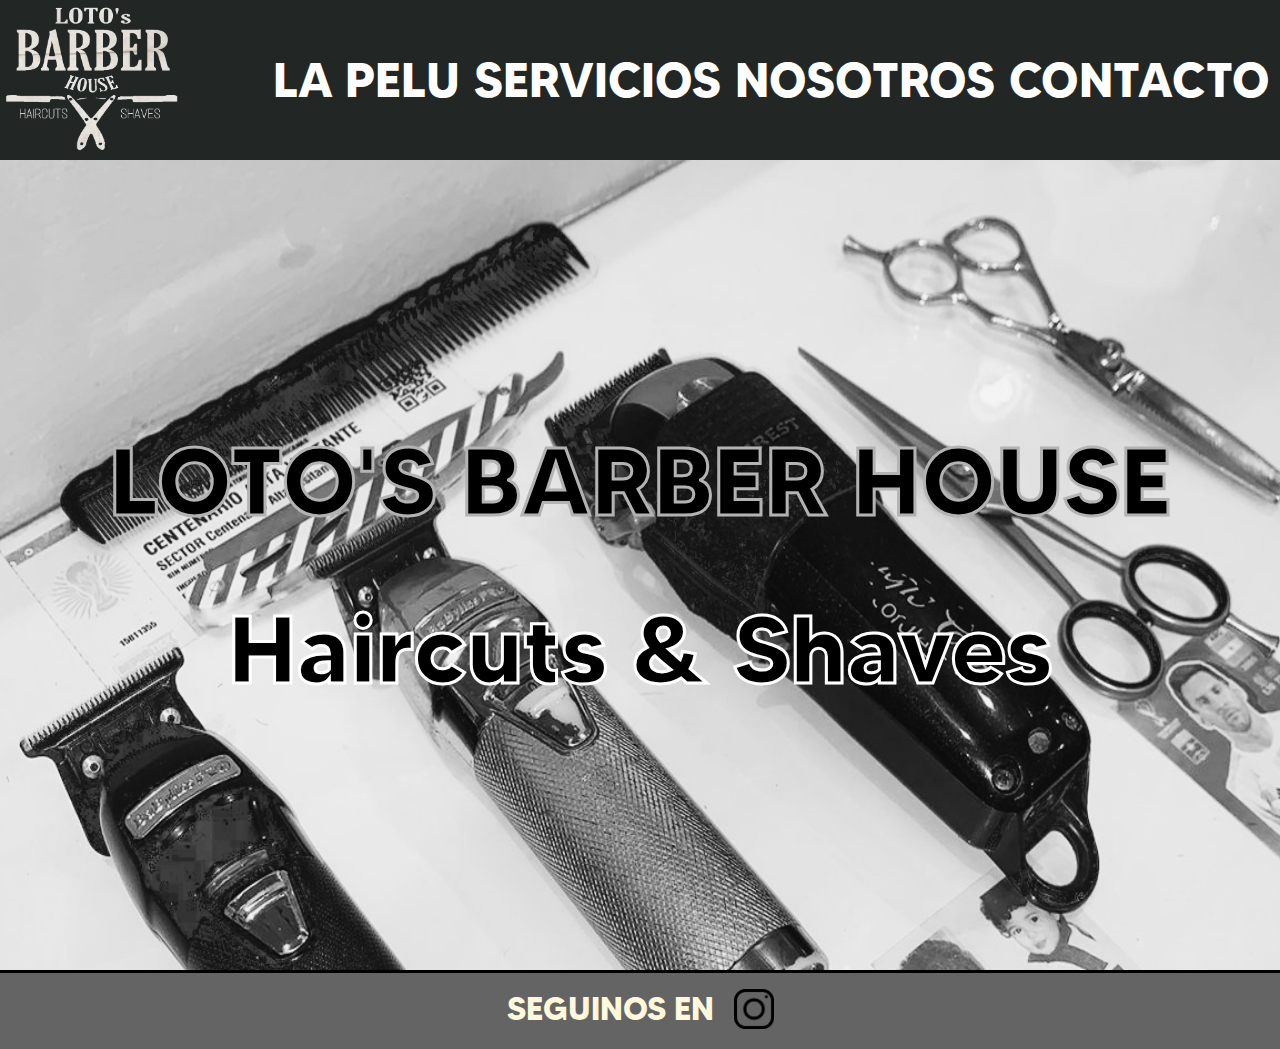
<file: index.html>
<!DOCTYPE html>
<html lang="en">
<head>
    <meta charset="UTF-8">
    <meta name="viewport" content="width=device-width, initial-scale=1.0">
    <title> Loto's Barber | Haircuts & Shaves </title>
    <link href="https://cdn.jsdelivr.net/npm/bootstrap@5.3.2/dist/css/bootstrap.min.css" rel="stylesheet" integrity="sha384-T3c6CoIi6uLrA9TneNEoa7RxnatzjcDSCmG1MXxSR1GAsXEV/Dwwykc2MPK8M2HN" crossorigin="anonymous">
    <link rel="stylesheet" href="./scss/main.css">
    <link rel="shortcut icon" href="./images/Favicon.jpg" type="image/x-icon">
</head>

<body>
    <header class="encabezado"> 
        
        <div>
            <a href="../index.html"><img src="./images/lotoslogomejorado.png" alt="LOTO'S BARBER | Haircuts & Shaves" class="imagen"></a>
        </div>
        
        <nav class="Menu">
            <ul class="navegacion">
                <li class="items item1"><a href="./pages/la_pelu.html" class="pages"> LA PELU </a></li>
                <li class="items item2"><a href="./pages/servicios.html" class="pages"> SERVICIOS </a></li>                
                <li class="items item3"><a href="./pages/nosotros.html" class="pages"> NOSOTROS </a></li>
                <li class="items item4"><a href="./pages/contacto.html" class="pages"> CONTACTO </a></li>
            </ul>
        </nav>
    </header>

    <main >
        <section class="principal_page"> 
            <p class="titulo1">LOTO'S BARBER HOUSE  </p>
            <p class="titulo2"> Haircuts & Shaves </p>
        </section>
          
    </main>
    <footer>
        <section class="pie"> 
            <p class="seguinos"> SEGUINOS EN  </p>
            <a href="https://www.instagram.com/lotosbarber/" target="_blank"> <img src="./images/iglogo.png" alt="instagram" class="instagram"></a>
        </section>
        
    </footer>

    <script src="https://cdn.jsdelivr.net/npm/bootstrap@5.3.2/dist/js/bootstrap.bundle.min.js" integrity="sha384-C6RzsynM9kWDrMNeT87bh95OGNyZPhcTNXj1NW7RuBCsyN/o0jlpcV8Qyq46cDfL" crossorigin="anonymous"></script>
</body>

</html>
</file>
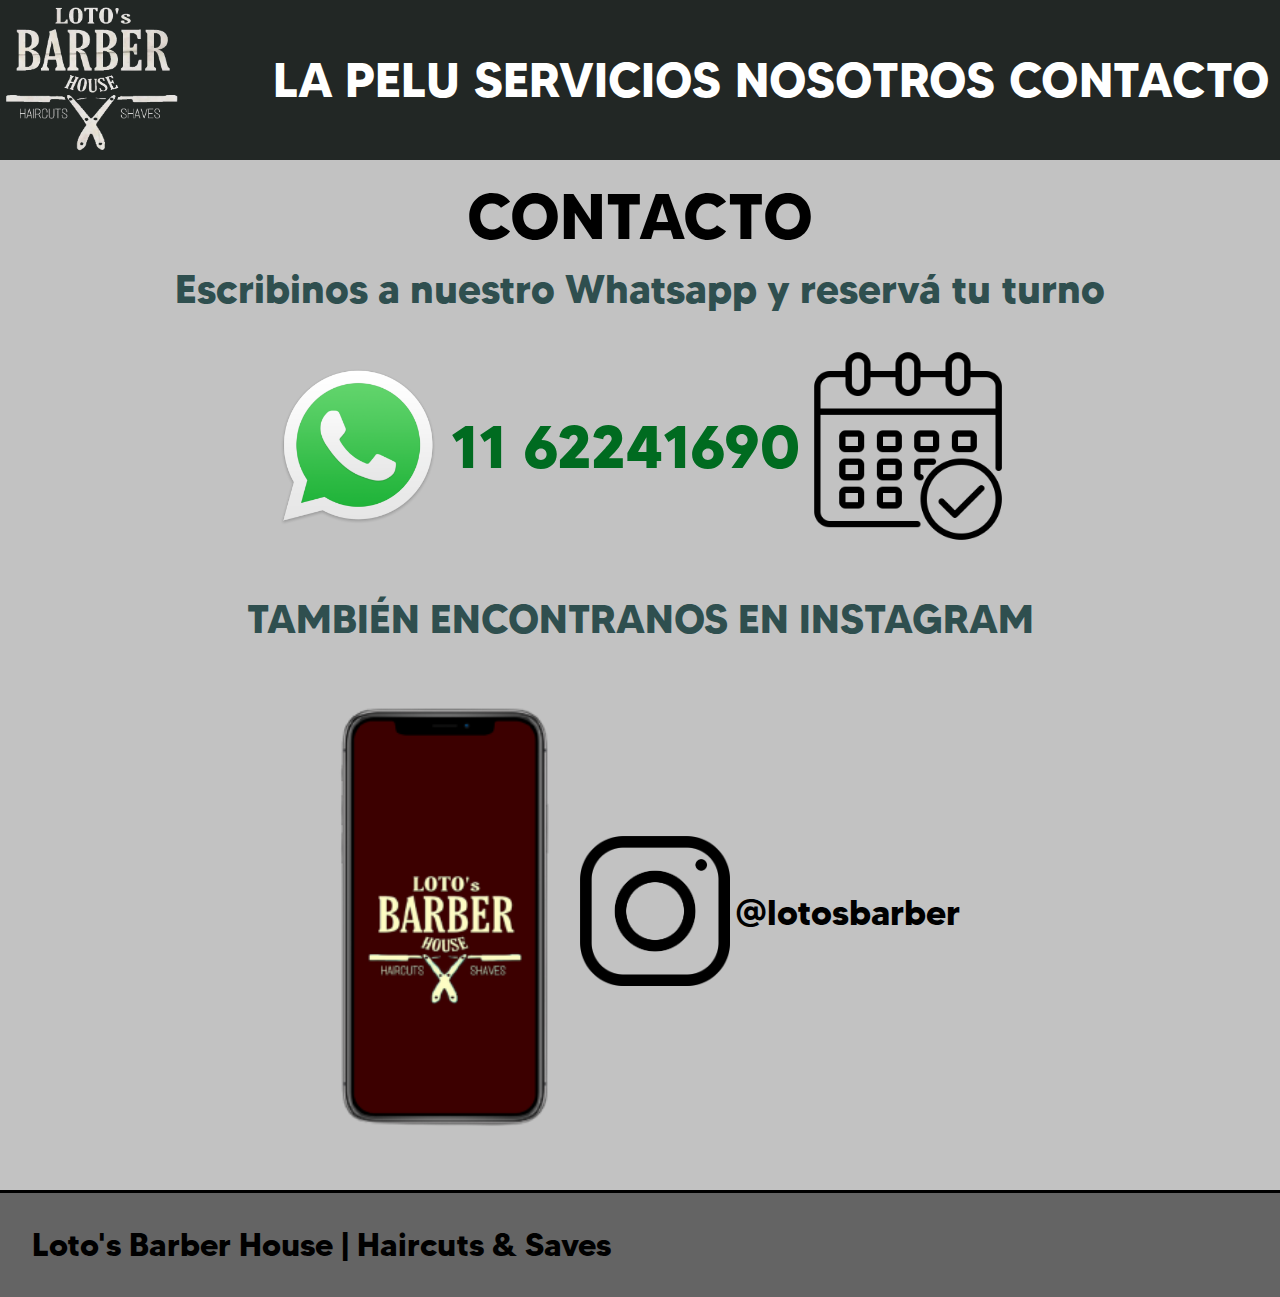
<file: pages/contacto.html>
<!DOCTYPE html>
<html lang="en">
<head>
    <meta charset="UTF-8">
    <meta name="viewport" content="width=device-width, initial-scale=1.0">
    <title> Loto's Barber | Contacto </title>
    <meta name="description" content="Contactate con nosotros a través de nuestras redes sociales, Whatsapp o Instagram">
    <meta name="keywords" content="telefono, turno, instagram, whatsapp, contactanos, contacto, mensaje, seguinos, lotosbarber, corte de pelo, peluqueria, barberia, barberos, horarios, horario">
    <link rel="stylesheet" href="../scss/main.css">
    <link rel="shortcut icon" href="../images/Favicon.jpg" type="image/x-icon">
</head>
<body>
    <header class="encabezado">
        <div>
            <a href="../index.html"><img src="../images/lotoslogomejorado.png" alt="LOTO'S BARBER | Haircuts & Shaves" class="imagen"></a>
        </div>    
        <nav class="Menu">
            <ul class="navegacion">
                <li class="items item1"><a href="./la_pelu.html" class="pages"> LA PELU </a></li>
                <li class="items item2"><a href="./servicios.html" class="pages"> SERVICIOS </a></li>                
                <li class="items item3"><a href="./nosotros.html" class="pages"> NOSOTROS </a></li>
                <li class="items item4"><a href="./contacto.html" class="pages"> CONTACTO </a></li>
            </ul>
        </nav>
    </header>
    <main>
        <div> <h2 class="titulos_pages"> CONTACTO </h2> </div>
        <section class="redes_contacto">
            <div class="whatsapp">
                <div class="titulowpp">
                <h3 class="escribinos"> Escribinos a nuestro Whatsapp y reservá tu turno </h3>
                </div>
                <div class="numerowpp"> 
                    <img src="../images/wpp.png" alt="whatsapp" class="wpplogo">
                    <h4><a href="https://wa.link/pf9ugg" target="_blank" class="numero"> 11 62241690 </a> </h4>
                    <img src="../images/calendario.png" alt="calendario" class="calendario">
                </div>
            </div>

            <div class="redes_sociales">
                <h3 class="encontranos_ig"> TAMBIÉN ENCONTRANOS EN INSTAGRAM </h3>
                <div class="inforedes">
                    <img src="../images/fondocelu.png" alt="Loto's redes" class="imgcelu">
                    <div class="logosredes">
                        <a href="https://www.instagram.com/lotosbarber/" target="_blank"><img src="../images/iglogo.png" alt="instagram" class="logos"></a>
                        <a href="https://www.instagram.com/lotosbarber/" target="_blank"><h4 class="usuario"> @lotosbarber </h4></a>
                    </div> 
                </div>    
            </div>
        </section>
    </main>

    <footer>
        
        <section class="pie_pages"> 
            <p class="lotos_pie"> Loto's Barber House | Haircuts & Saves </p>
        </section>
            
    </footer>
    
</body>
</html>
</file>
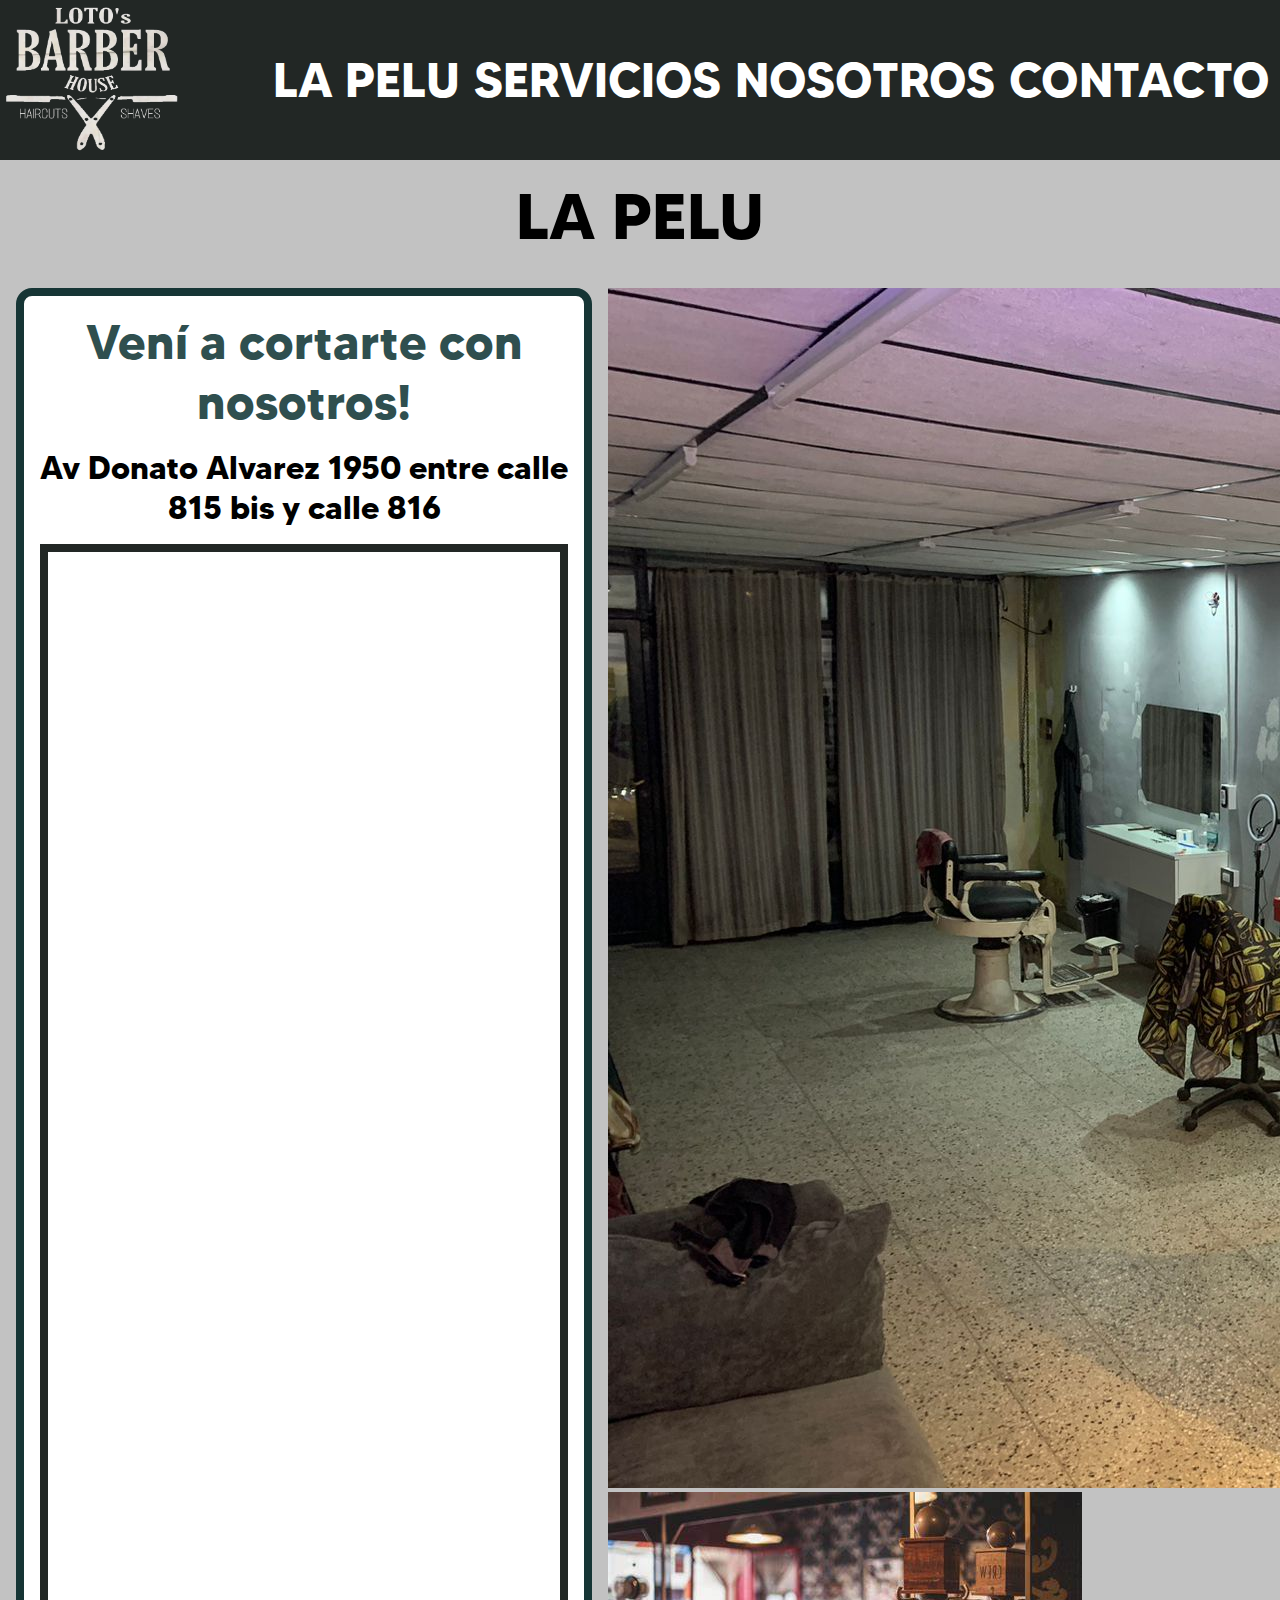
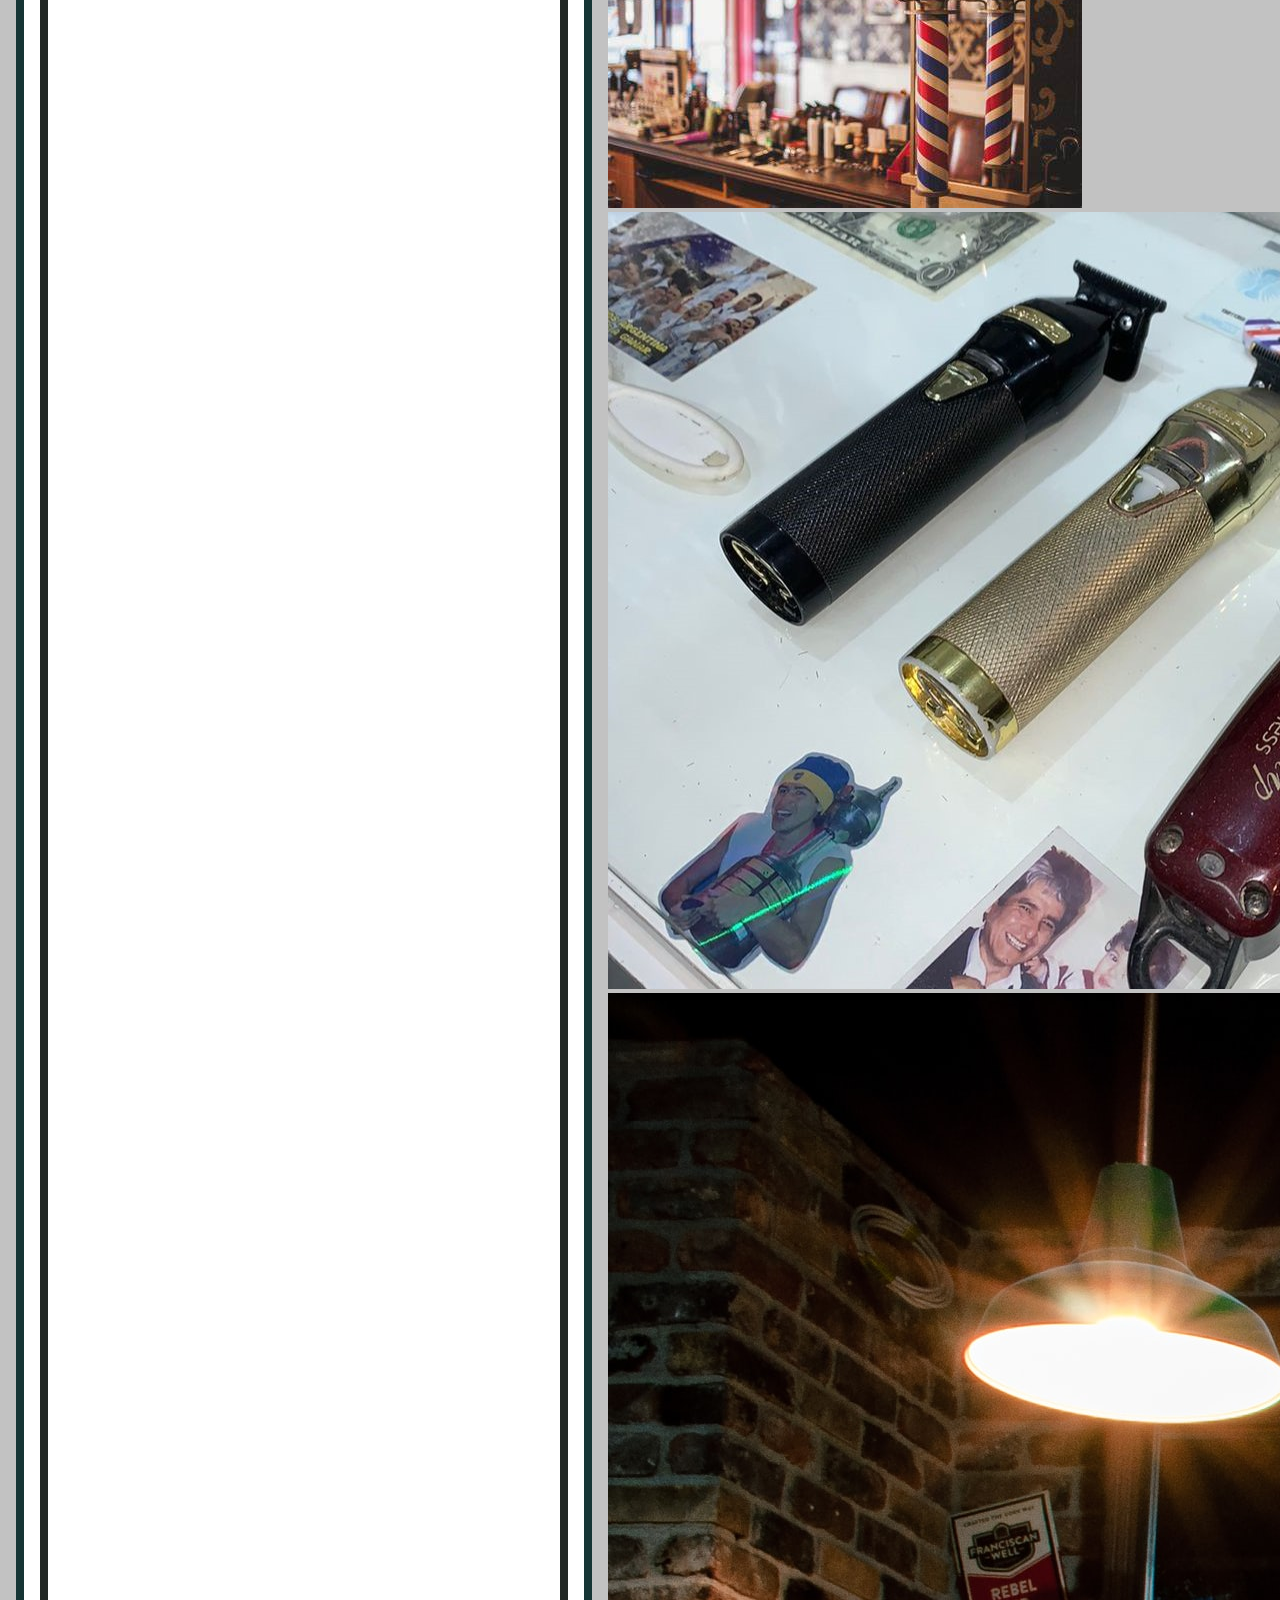
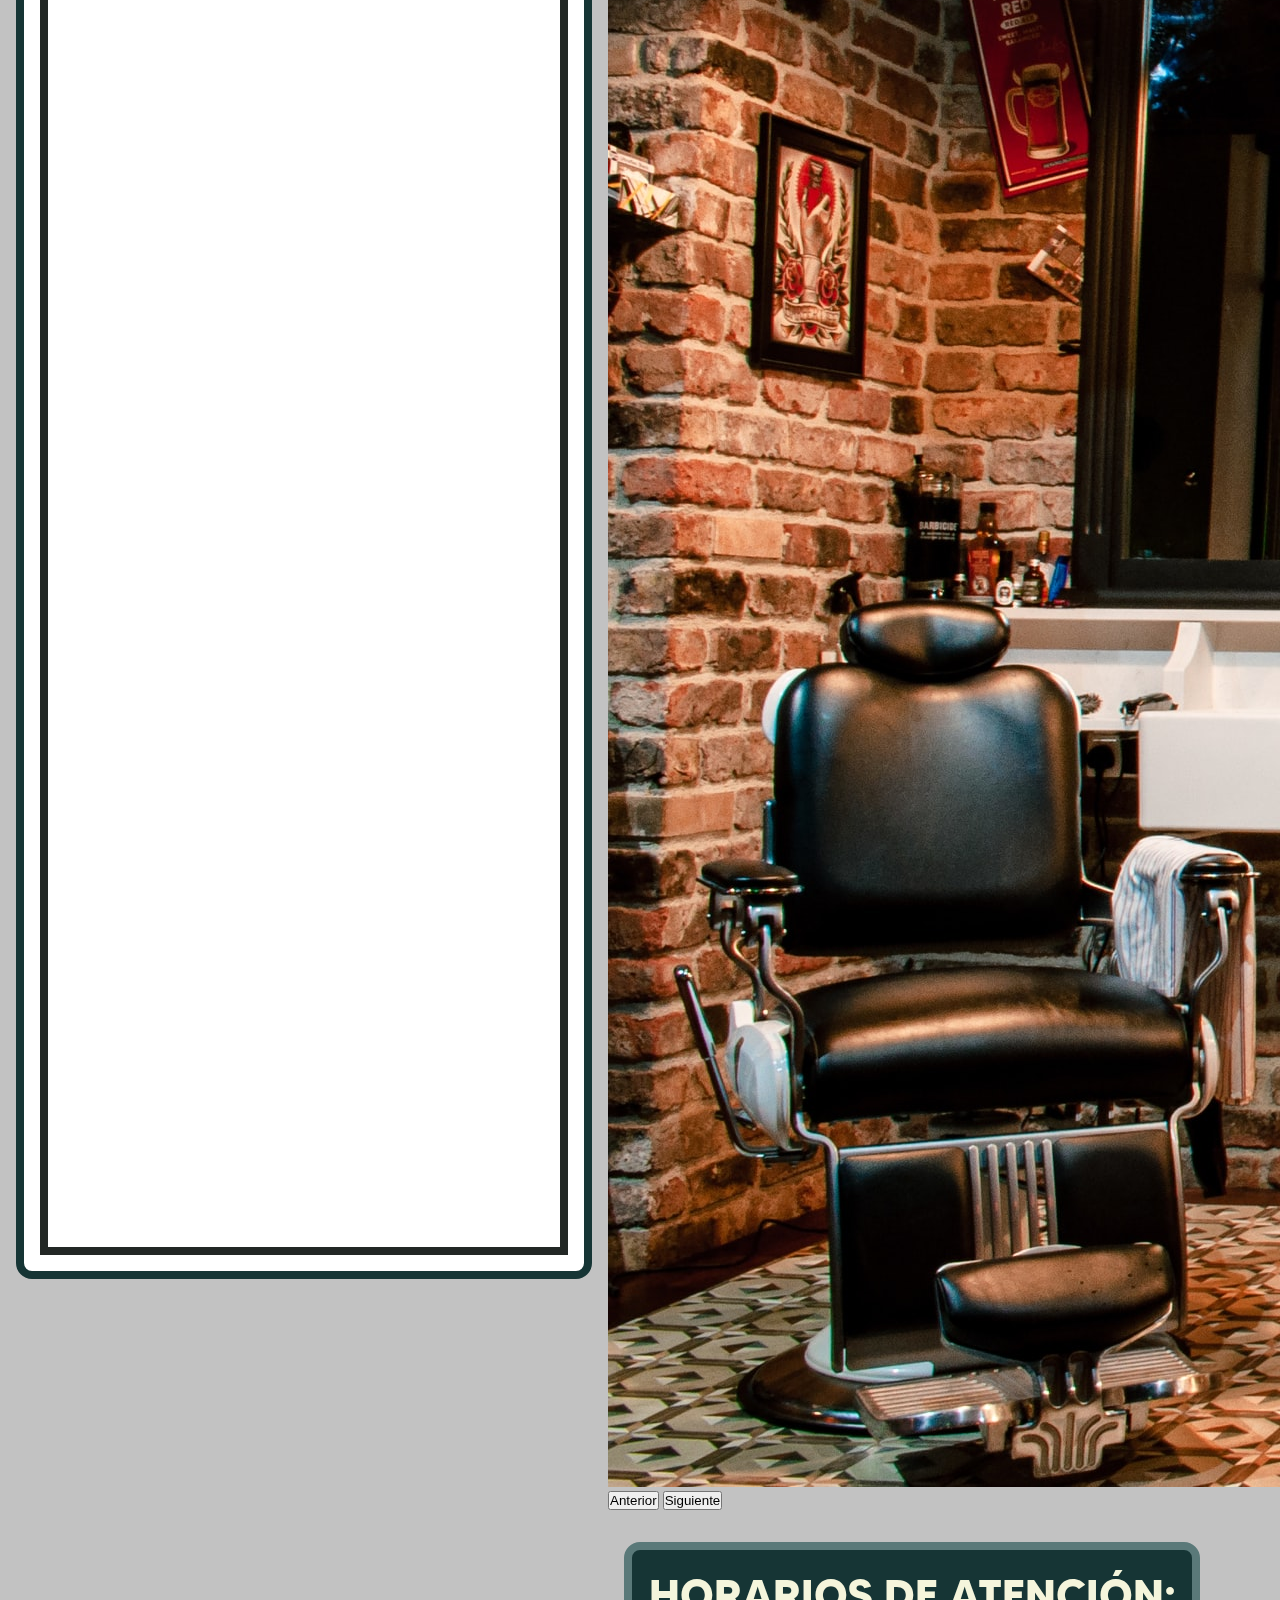
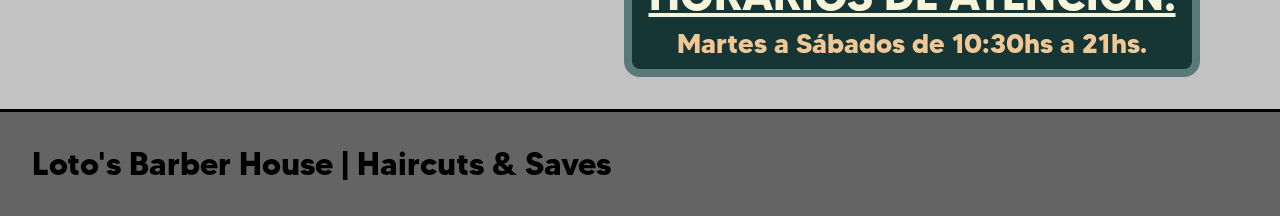
<file: pages/la_pelu.html>
<!DOCTYPE html>
<html lang="en">
<head>
    <meta charset="UTF-8">
    <meta name="viewport" content="width=device-width, initial-scale=1.0">
    <title> Loto's Barber | La Pelu </title>
    <meta name="description" content="Conocé el lugar donde se lleva a cabo este emprendimiento familiar">
    <meta name="keywords" content="BARBERIA, LA PELU, CORTES, PELO, BARBA, CEJAS, NAVAJAS, DISEÑOS, PELUQUERO, PELUQUERIA, HOMBRE, HOMBRES, ESTÉTICA, CORTES DE PELO,">
    <link href="https://cdn.jsdelivr.net/npm/bootstrap@5.3.2/dist/css/bootstrap.min.css" rel="stylesheet" integrity="sha384-T3c6CoIi6uLrA9TneNEoa7RxnatzjcDSCmG1MXxSR1GAsXEV/Dwwykc2MPK8M2HN" crossorigin="anonymous">
    <link rel="stylesheet" href="../scss/main.css">
    <link rel="shortcut icon" href="../images/Favicon.jpg" type="image/x-icon">
</head>
<body>
    <header class="encabezado">
      <div>
        <a href="../index.html"><img src="../images/lotoslogomejorado.png" alt="LOTO'S BARBER | Haircuts & Shaves" class="imagen"></a>
    </div>    
    <nav class="Menu">
        <ul class="navegacion">
            <li class="items item1"><a href="./la_pelu.html" class="pages"> LA PELU </a></li>
            <li class="items item2"><a href="./servicios.html" class="pages"> SERVICIOS </a></li>                
            <li class="items item3"><a href="./nosotros.html" class="pages"> NOSOTROS </a></li>
            <li class="items item4"><a href="./contacto.html" class="pages"> CONTACTO </a></li>
        </ul>
    </nav>
    </header>
    <main class="peluqueria">
      <div>
        <h2 class="titulos_pages"> LA PELU </h2>
      </div>

      <section class="la_pelu">
        <div class="veni">
          <h3 class="invitacion"> Vení a cortarte con nosotros!</h3>
          <h4 class="direccion"> Av Donato Alvarez 1950 entre calle 815 bis y calle 816 </h4>
          <iframe src="https://www.google.com/maps/embed?pb=!1m18!1m12!1m3!1d204.85469646669463!2d-58.329662231334865!3d-34.76377526404583!2m3!1f0!2f0!3f0!3m2!1i1024!2i768!4f13.1!3m3!1m2!1s0x95a32dfaef5f9849%3A0x7fdc165fe3f2a68e!2zTG90b-KAmXMgQmFyYmVy!5e0!3m2!1ses-419!2sar!4v1695752525494!5m2!1ses-419!2sar" width="100%" height="100%" allowfullscreen="" loading="lazy" referrerpolicy="no-referrer-when-downgrade" class="mapa"></iframe>
        </div>
        <div class="pelu">
          <div id="carouselExample" class="carousel slide carrusel">
            <div class="carousel-inner">
              <div class="carousel-item active">
                <img src="../images/lapelu1.jpg" class="d-block w-100" alt="...">
              </div>
              <div class="carousel-item">
                <img src="../images/pelu2.jpeg" class="d-block w-100" alt="...">
              </div>
              <div class="carousel-item">
                <img src="../images/lapelu3.jpg" class="d-block w-100" alt="...">
              </div>
              <div class="carousel-item">
                <img src="../images/lapelu4.jpeg" class="d-block w-100" alt="...">
              </div>
            </div>
            <button class="carousel-control-prev botones btn btn-light" type="button" data-bs-target="#carouselExample" data-bs-slide="prev">
              <span class="carousel-control-prev-icon" aria-hidden="true"></span>
              <span class="visually-hidden">Anterior</span>
            </button>
            <button class="carousel-control-next botones btn btn-light" type="button" data-bs-target="#carouselExample" data-bs-slide="next">
              <span class="carousel-control-next-icon" aria-hidden="true"></span>
              <span class="visually-hidden">Siguiente</span>
            </button>
          </div>

          <div class="atencion">
            <h3 class="horarios"> HORARIOS DE ATENCIÓN: </h3>
            <p class="dias"> Martes a Sábados de 10:30hs a 21hs. </p>
          </div>
        </div>
      </section>
        
    </main>

    <footer>
        
        <section class="pie_pages"> 
            <p class="lotos_pie"> Loto's Barber House | Haircuts & Saves </p>
        </section>
            
    </footer>
    <script src="https://cdn.jsdelivr.net/npm/bootstrap@5.3.2/dist/js/bootstrap.bundle.min.js" integrity="sha384-C6RzsynM9kWDrMNeT87bh95OGNyZPhcTNXj1NW7RuBCsyN/o0jlpcV8Qyq46cDfL" crossorigin="anonymous"></script>
</body>
</html>
</file>
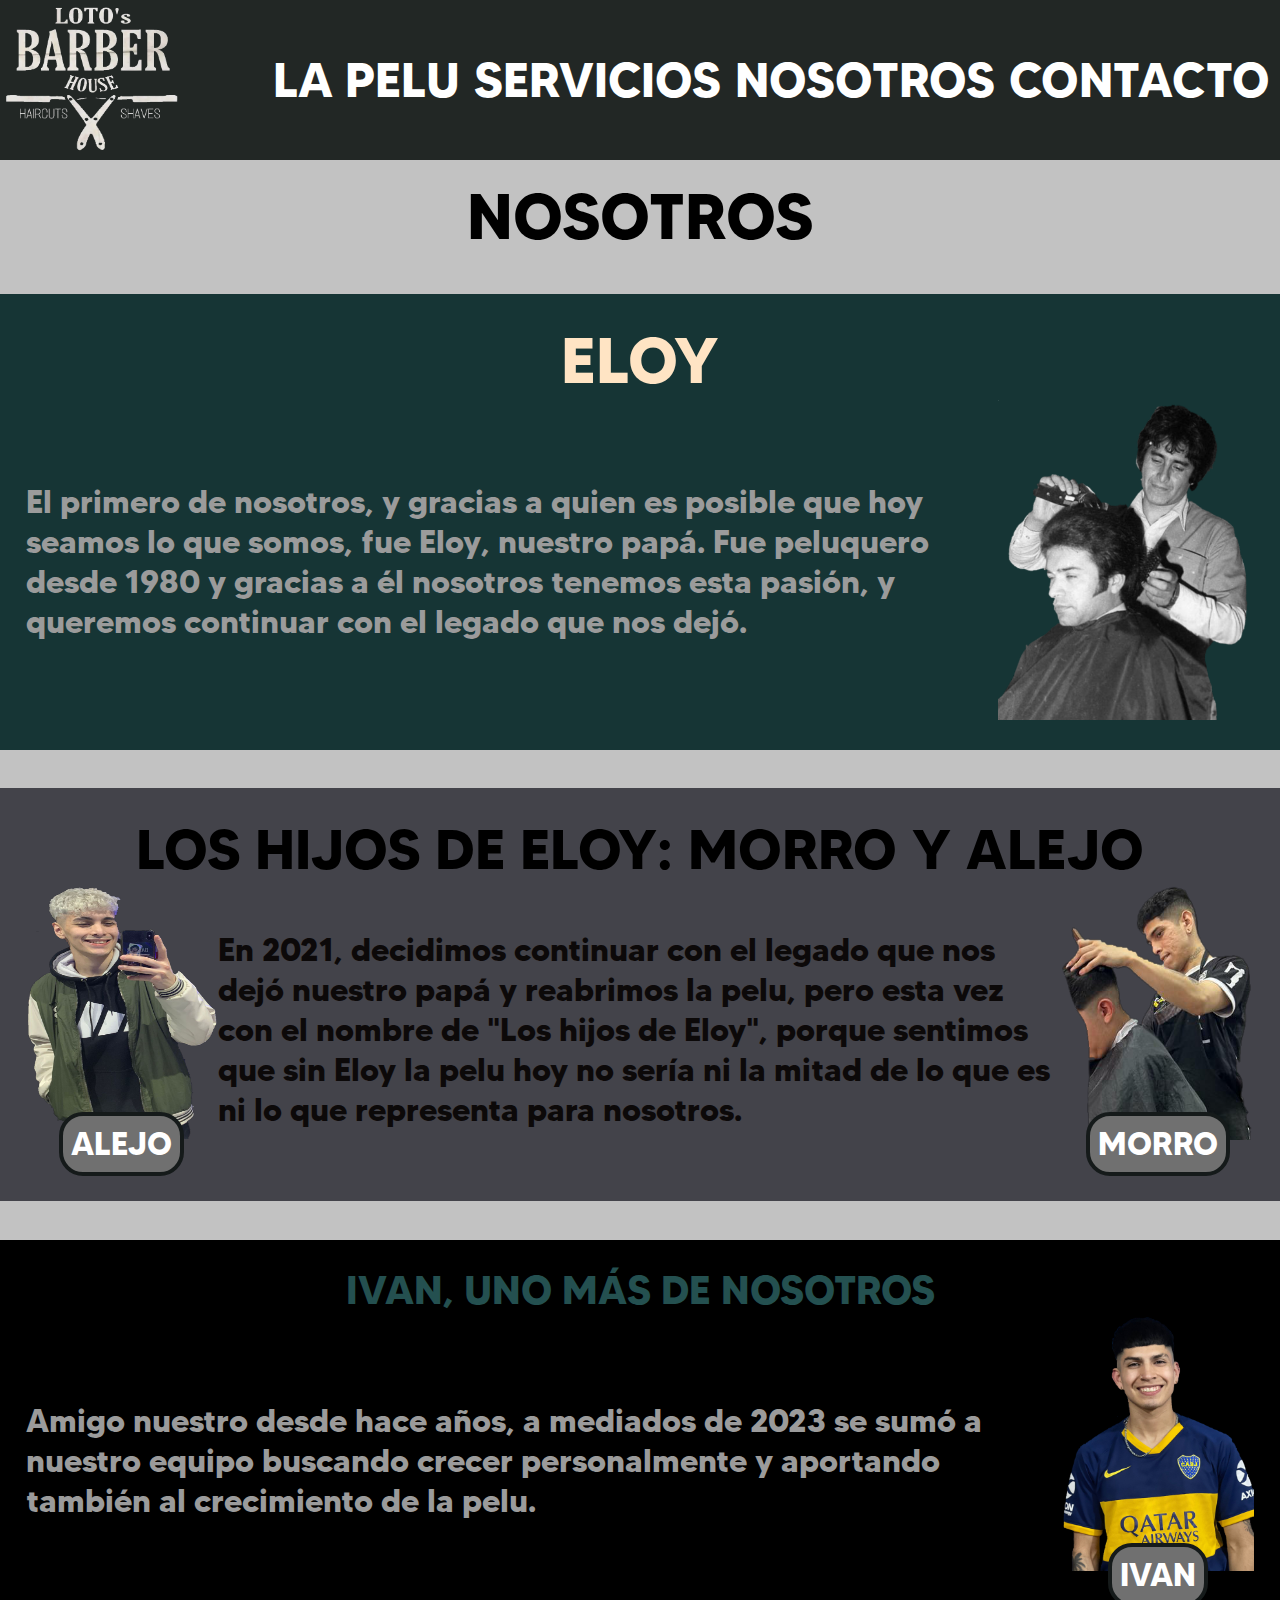
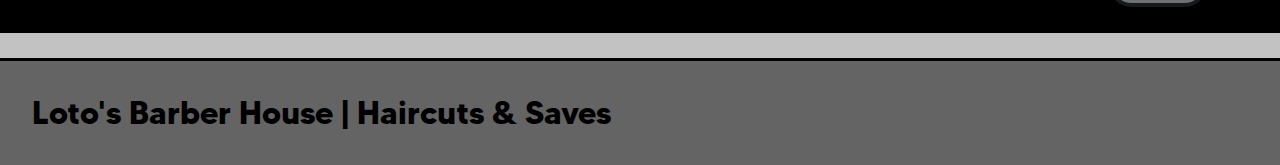
<file: pages/nosotros.html>
<!DOCTYPE html>
<html lang="en">
<head>
    <meta charset="UTF-8">
    <meta name="viewport" content="width=device-width, initial-scale=1.0">
    <title> Loto's Barber | Nosotros </title>
    <meta name="description" content="Conocé quienes somos. Alejo, Morro e Ivan, los sucesores de Eloy">
    <meta name="keywords" content="barberos, barbero, barbería, peluquero, Eloy, Ivan, Alejo, Morro, historia, peluqueria, familia, hijos, padre, amigo">
    <link href="https://cdn.jsdelivr.net/npm/bootstrap@5.3.2/dist/css/bootstrap.min.css" rel="stylesheet" integrity="sha384-T3c6CoIi6uLrA9TneNEoa7RxnatzjcDSCmG1MXxSR1GAsXEV/Dwwykc2MPK8M2HN" crossorigin="anonymous">
    <link rel="stylesheet" href="../scss/main.css">
    <link rel="shortcut icon" href="../images/Favicon.jpg" type="image/x-icon">
</head>
<body>
    <header class="encabezado">
        <div>
            <a href="../index.html"><img src="../images/lotoslogomejorado.png" alt="LOTO'S BARBER | Haircuts & Shaves" class="imagen"></a>
        </div>    
        <nav class="Menu">
            <ul class="navegacion">
                <li class="items item1"><a href="./la_pelu.html" class="pages"> LA PELU </a></li>
                <li class="items item2"><a href="./servicios.html" class="pages"> SERVICIOS </a></li>                
                <li class="items item3"><a href="./nosotros.html" class="pages"> NOSOTROS </a></li>
                <li class="items item4"><a href="./contacto.html" class="pages"> CONTACTO </a></li>
            </ul>
        </nav>
    </header>
    <main>
        <div>
            <h2 class="titulos_pages container"> NOSOTROS</h2>
        </div>
        <section class="barberos container">
            <div class="eloy container"> 
                <h3 class="titulos_barberos"> ELOY </h3>
                <div class="info_eloy">
                    <p class="descripcion"> El primero de nosotros, y gracias a quien es posible que hoy seamos lo que somos, fue Eloy, nuestro papá. Fue peluquero desde 1980 y gracias a él nosotros tenemos esta pasión, y queremos continuar con el legado que nos dejó. <p>
                    <div>
                        <img src="../images/eloy.png" alt="Eloy" class="foto_eloy">
                    </div>
                </div>
            </div>

            <div class="hijos">
                <h3 class="titulos_barberos"> LOS HIJOS DE ELOY: MORRO Y ALEJO </h3>
                <div class="hijos_eloy">
                <div class="barbero">
                    <div class="imagen_barberos">
                    <img src="../images/alejo.png" alt="barbero_1" class="barberos_fotos alejo_img">
                    </div>
                    <div class="info alejo">
                    <h3 class="nombres"> ALEJO </h3>
                    </div>
                </div>
                <p class="descripcion desc_hijos"> En 2021, decidimos continuar con el legado que nos dejó nuestro papá y reabrimos la pelu, pero esta vez con el nombre de "Los hijos de Eloy", porque sentimos que sin Eloy la pelu hoy no sería ni la mitad de lo que es ni lo que representa para nosotros.</p>
                <div class="barbero">
                    <div class="imagen_barberos">
                    <img src="../images/morro.png" alt="barbero_2" class="barberos_fotos elian_img">
                    </div>
                    <div class="info elian">
                    <h3 class="nombres"> MORRO </h3>
                    </div>
                </div>
                </div>
            </div>

            <div class="caja_ivan"> 
                <h3 class="titulos_barberos"> IVAN, UNO MÁS DE NOSOTROS</h3>
                <div class="info_ivan">
                    <p class="descripcion"> Amigo nuestro desde hace años, a mediados de 2023 se sumó a nuestro equipo buscando crecer personalmente y aportando también al crecimiento de la pelu.</p>
                    <div class="barbero">
                        <div class="imagen_barberos">
                        <img src="../images/ivan.png" alt="barbero_3" class="barberos_fotos ivan_img">
                        </div>
                        <div class="info ivan">
                        <h3 class="nombres"> IVAN </h3>
                        </div>
                    </div>
                </div>
            </div>
        </section>
    </main>

    <footer>
        
        <section class="pie_pages"> 
            <p class="lotos_pie"> Loto's Barber House | Haircuts & Saves </p>
        </section>
            
    </footer>
    <script src="https://cdn.jsdelivr.net/npm/bootstrap@5.3.2/dist/js/bootstrap.bundle.min.js" integrity="sha384-C6RzsynM9kWDrMNeT87bh95OGNyZPhcTNXj1NW7RuBCsyN/o0jlpcV8Qyq46cDfL" crossorigin="anonymous"></script>
</body>
</html>
</file>
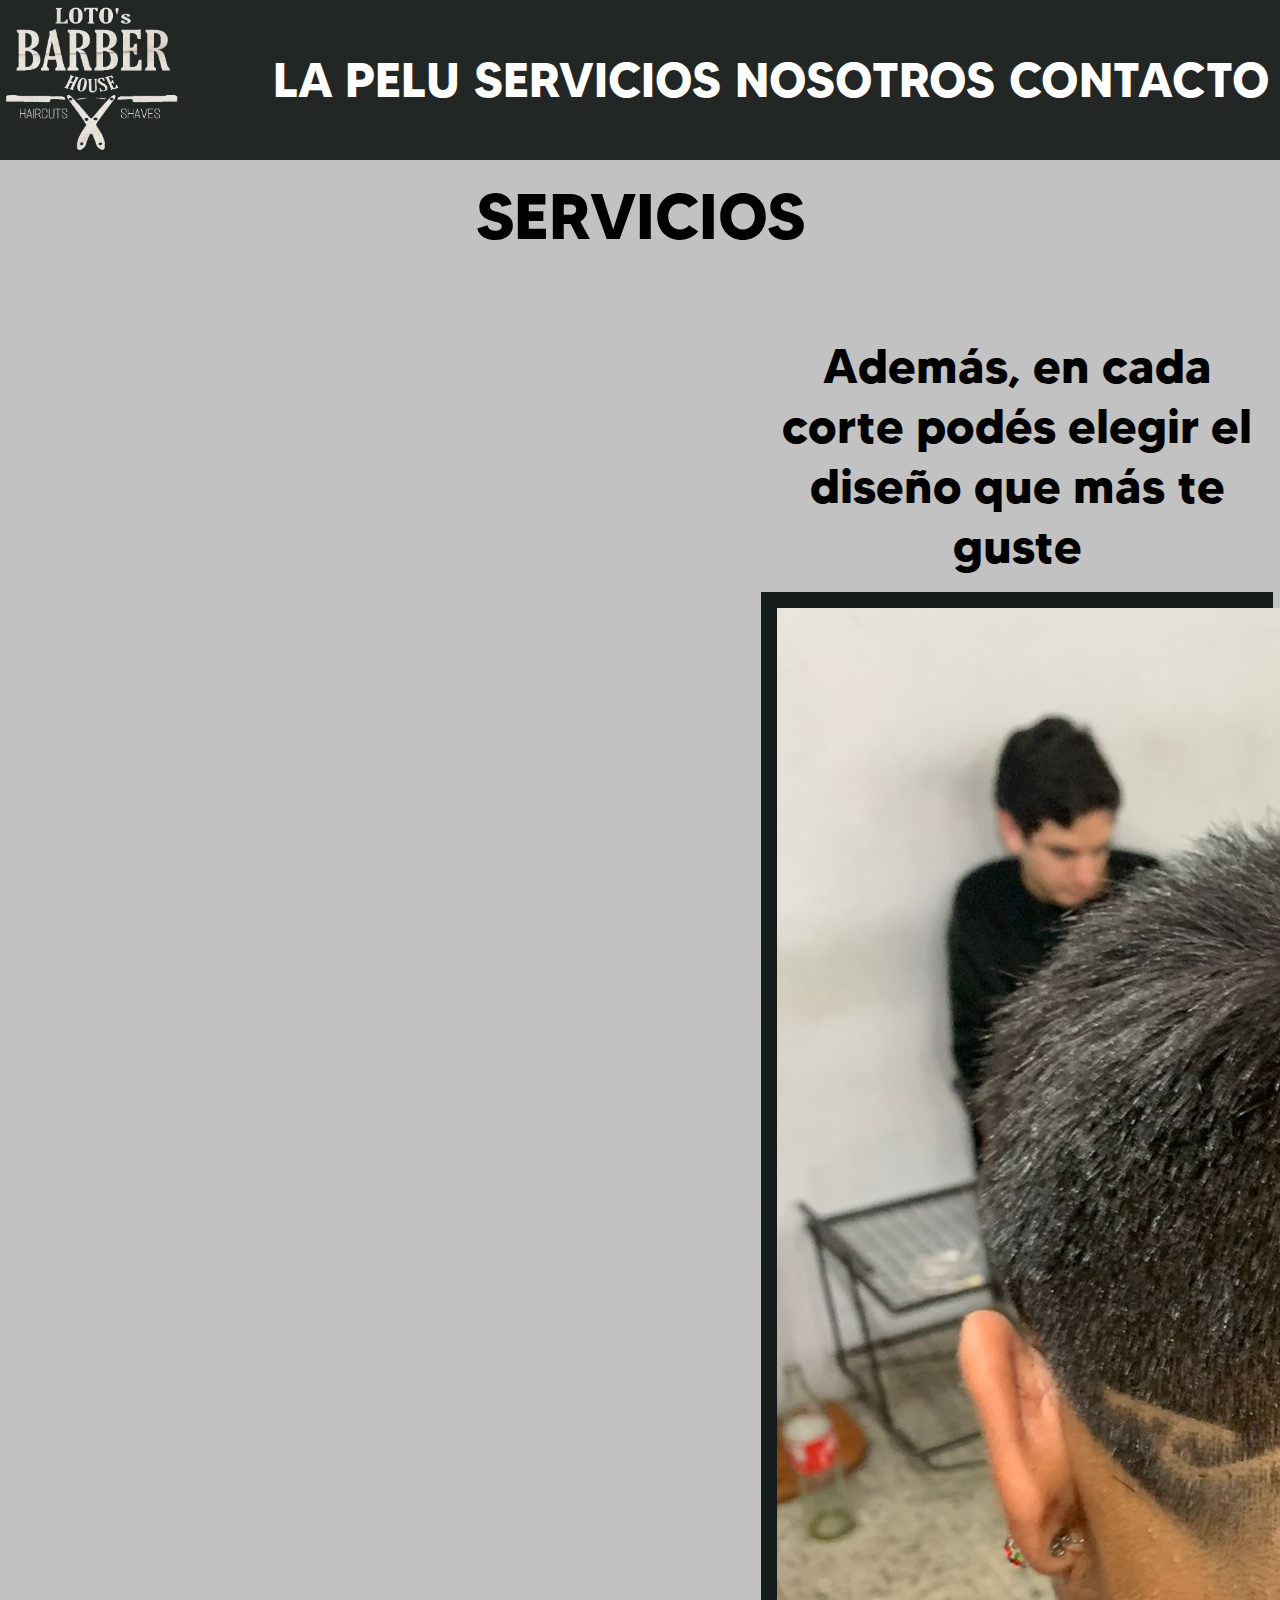
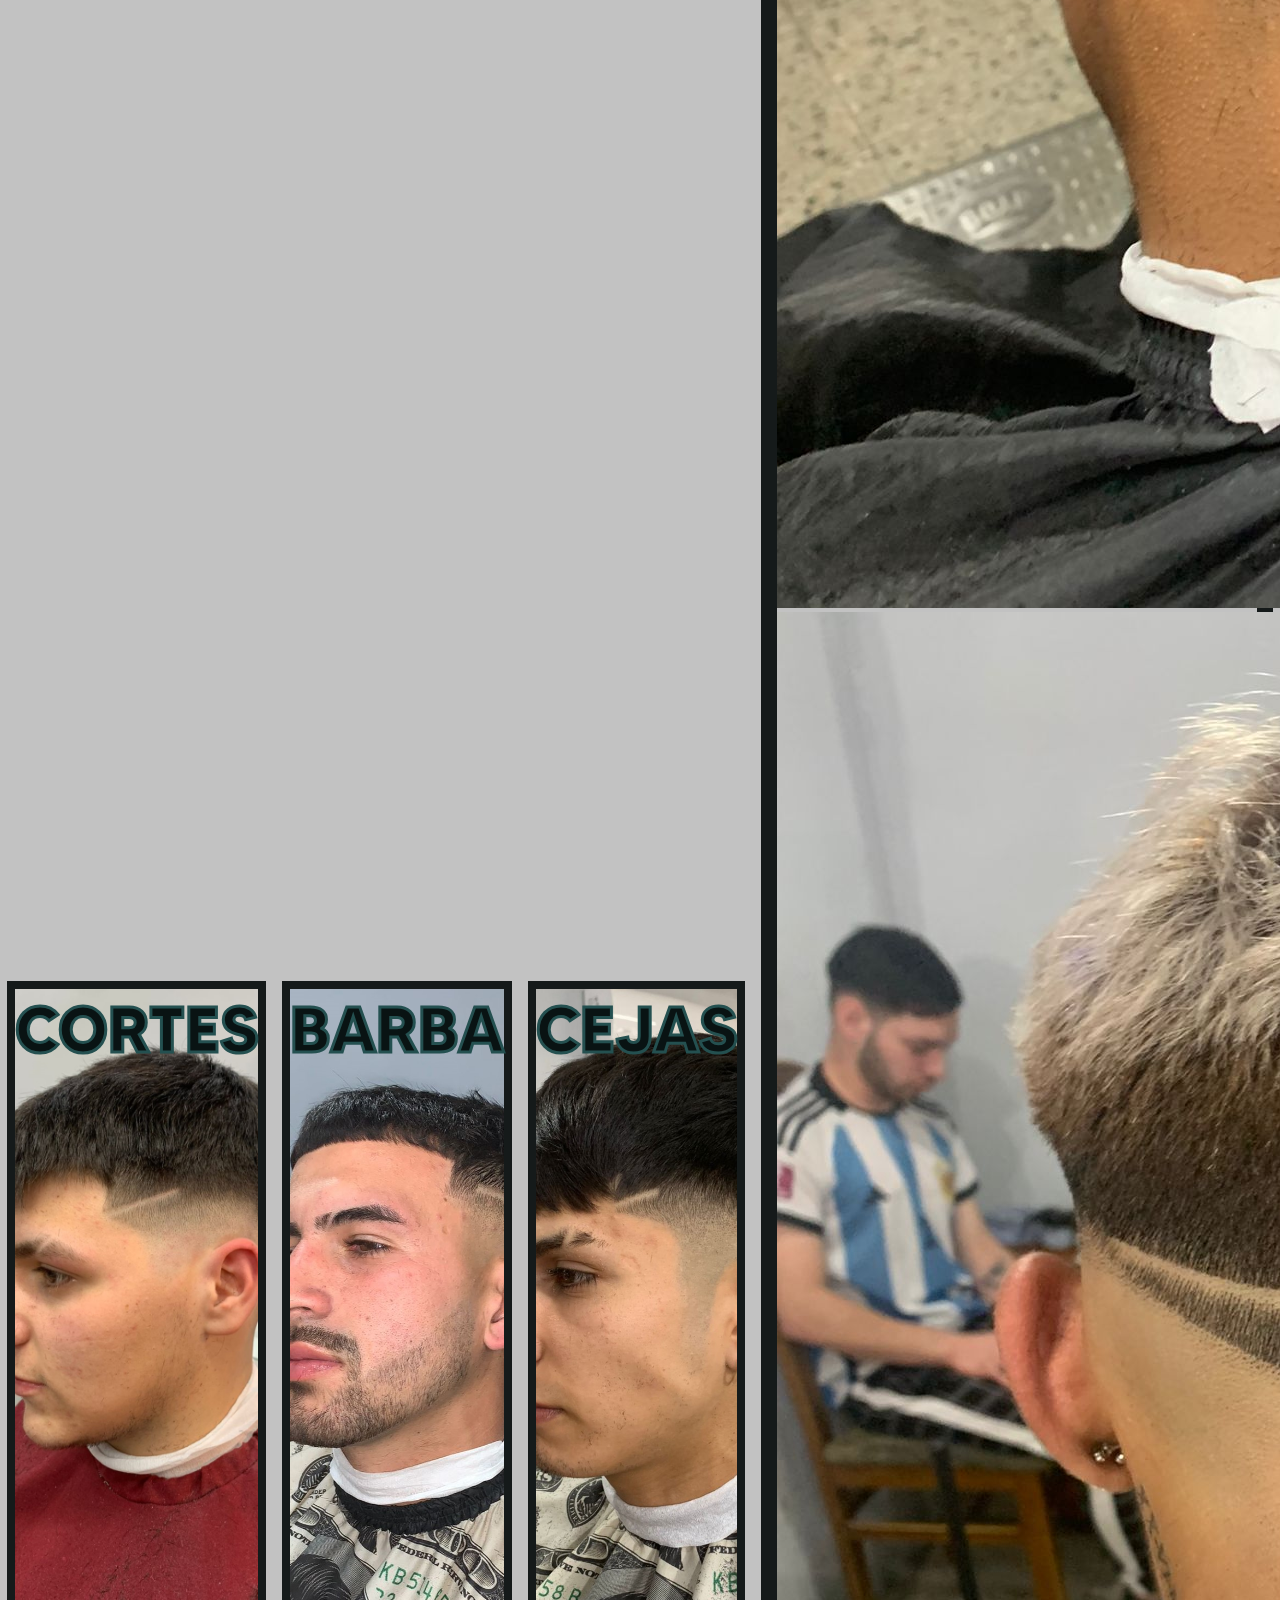
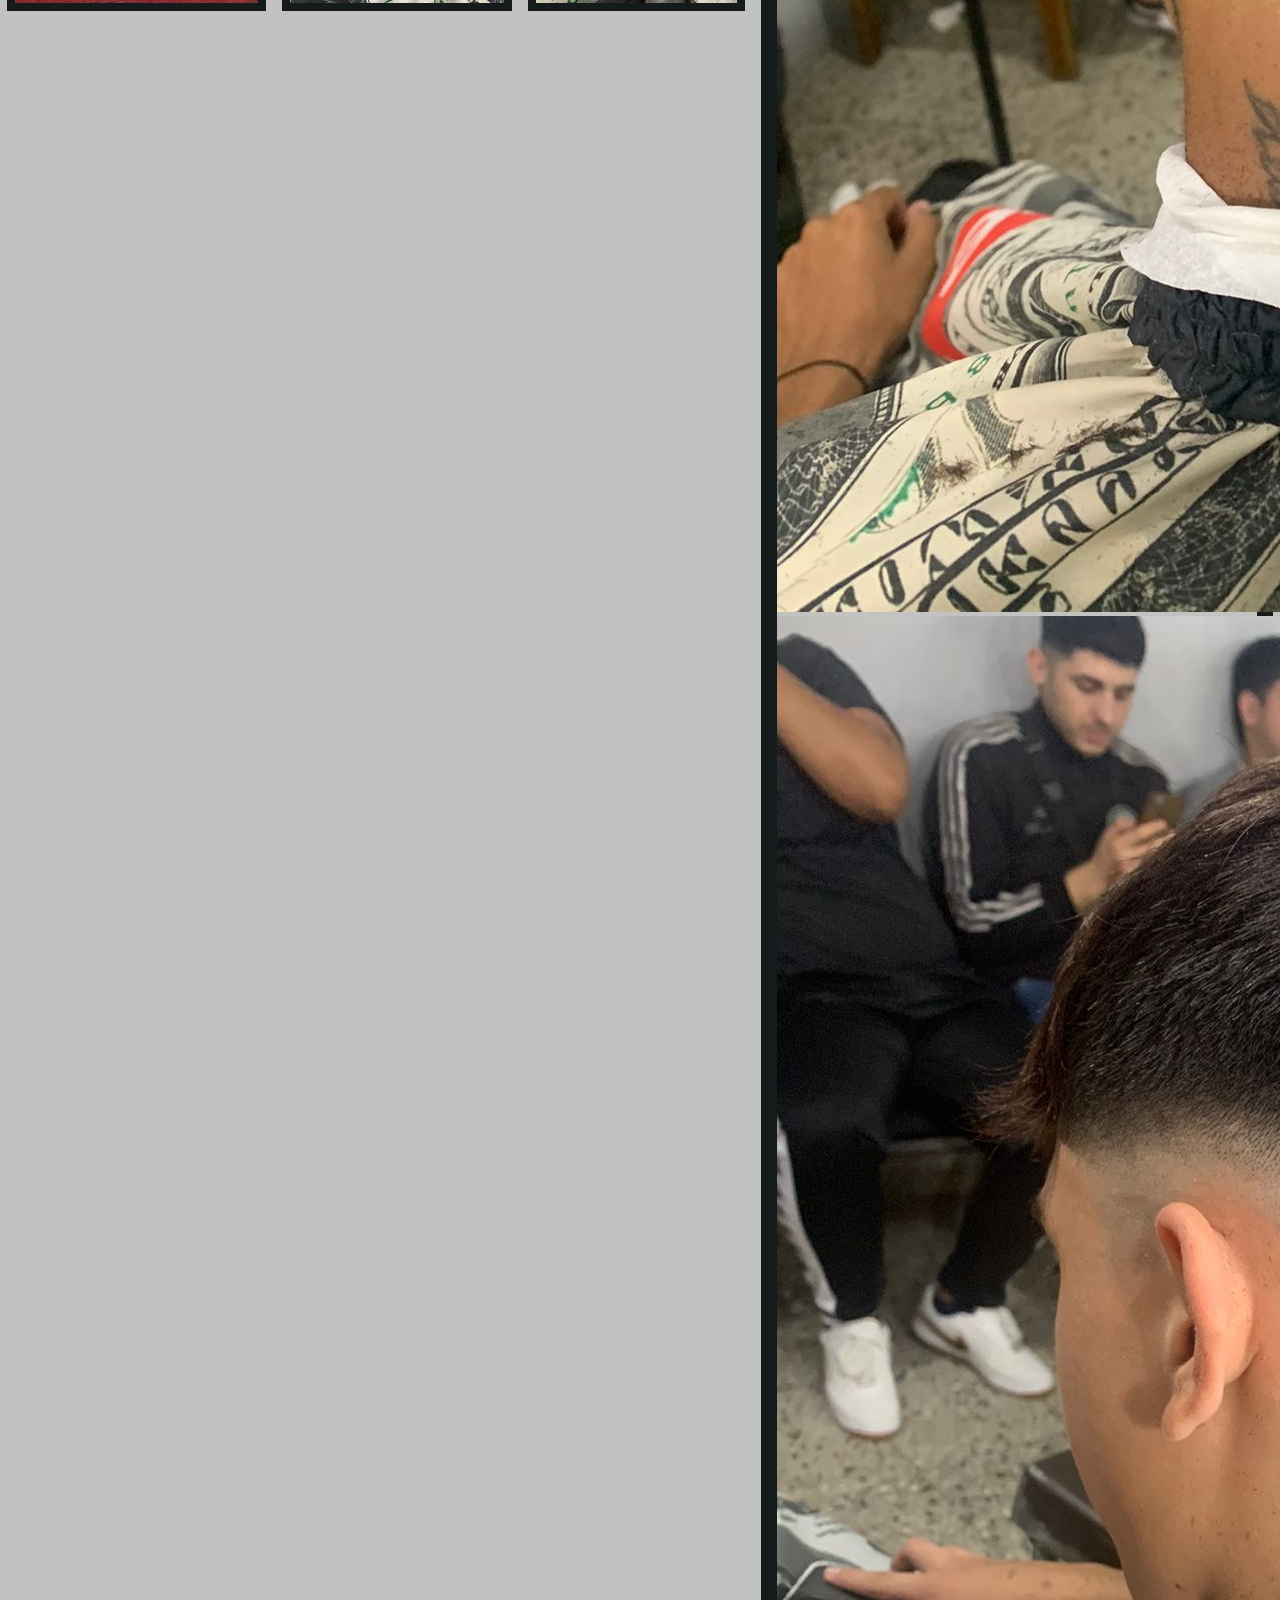
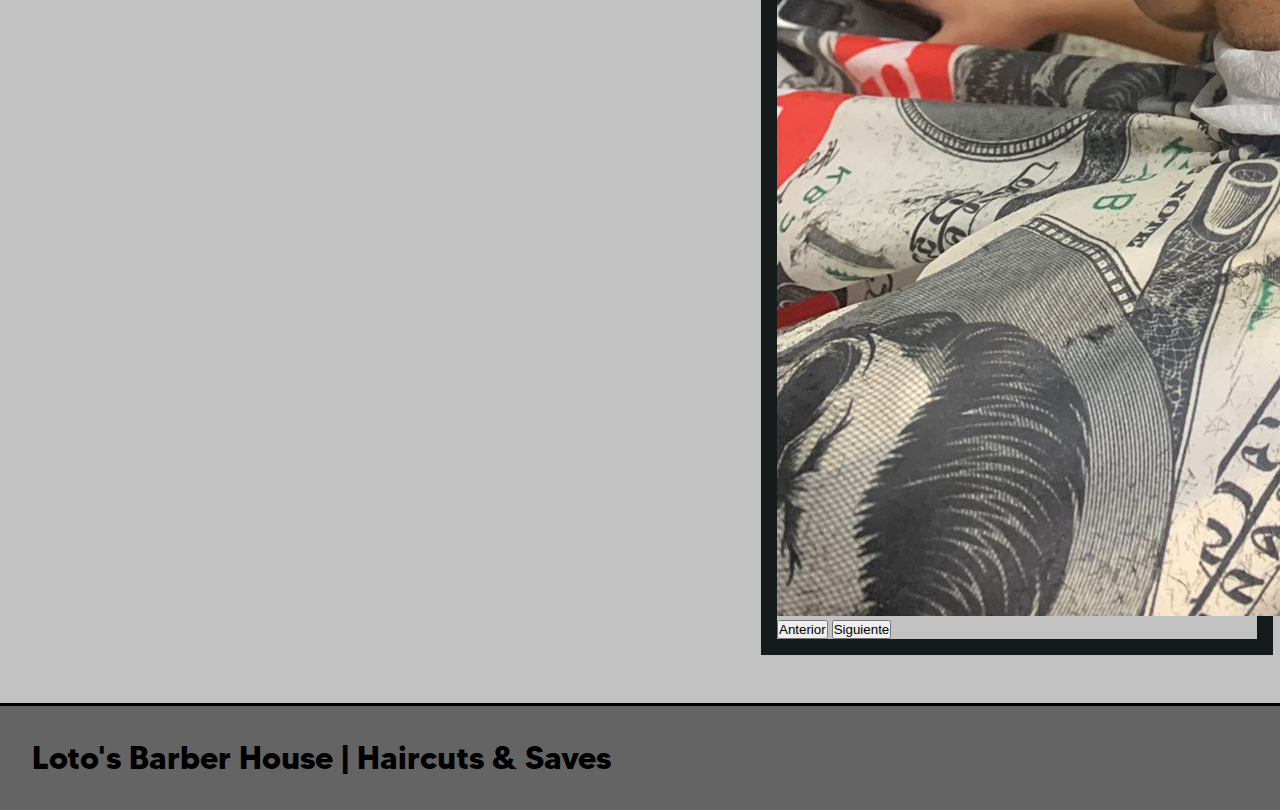
<file: pages/servicios.html>
<!DOCTYPE html>
<html lang="en">
<head>
    <meta charset="UTF-8">
    <meta name="viewport" content="width=device-width, initial-scale=1.0">
    <title> Loto's Barber | Servicios </title>
    <meta name="description" content="Ofrecemos cortes de pelo, recortes de barba y perfilado de cejas">
    <meta name="keywords" content="BARBERIA, CORTES, PELO, BARBA, CEJAS, NAVAJAS, DISEÑOS, PELUQUERO, PELUQUERIA, HOMBRE, HOMBRES, ESTÉTICA, CORTES DE PELO,">
    <link href="https://cdn.jsdelivr.net/npm/bootstrap@5.3.2/dist/css/bootstrap.min.css" rel="stylesheet" integrity="sha384-T3c6CoIi6uLrA9TneNEoa7RxnatzjcDSCmG1MXxSR1GAsXEV/Dwwykc2MPK8M2HN" crossorigin="anonymous">
    <link rel="stylesheet" href="../scss/main.css">
    <link rel="shortcut icon" href="../images/Favicon.jpg" type="image/x-icon">
</head>
<body>
    <header class="encabezado">
        <div>
            <a href="../index.html"><img src="../images/lotoslogomejorado.png" alt="LOTO'S BARBER | Haircuts & Shaves" class="imagen"></a>
        </div>    
        <nav class="Menu">
            <ul class="navegacion">
                <li class="items item1"><a href="./la_pelu.html" class="pages"> LA PELU </a></li>
                <li class="items item2"><a href="./servicios.html" class="pages"> SERVICIOS </a></li>                
                <li class="items item3"><a href="./nosotros.html" class="pages"> NOSOTROS </a></li>
                <li class="items item4"><a href="./contacto.html" class="pages"> CONTACTO </a></li>
            </ul>
        </nav>
    </header>
    <main>
        <div>
            <h2 class="titulos_pages"> SERVICIOS </h2>
        </div>
        <div class="servicios row">
        <section class="cortes">
            <h3 class="títulos_servicios"> CORTES </h3>
        </section>
        <section class="barba">
            <h3 class="títulos_servicios"> BARBA </h3>
        </section>
        <section class="cejas">
            <h3 class="títulos_servicios"> CEJAS </h3>
        </section>
        <section class="diseños_cortes">
            <p class="texto-diseños">Además, en cada corte podés elegir el diseño que más te guste</p>
            <div id="carouselExample" class="carousel slide diseños">
                <div class="carousel-inner">
                  <div class="carousel-item active">
                    <img src="../images/diseño1.jpg" class="d-block w-100" alt="...">
                  </div>
                  <div class="carousel-item">
                    <img src="../images/diseño2.jpg" class="d-block w-100" alt="...">
                  </div>
                  <div class="carousel-item">
                    <img src="../images/diseño3.jpg" class="d-block w-100" alt="...">
                  </div>
                </div>
                <button class="carousel-control-prev botones btn btn-light" type="button" data-bs-target="#carouselExample" data-bs-slide="prev">
                  <span class="carousel-control-prev-icon" aria-hidden="true"></span>
                  <span class="visually-hidden">Anterior</span>
                </button>
                <button class="carousel-control-next botones btn btn-light" type="button" data-bs-target="#carouselExample" data-bs-slide="next">
                  <span class="carousel-control-next-icon" aria-hidden="true"></span>
                  <span class="visually-hidden">Siguiente</span>
                </button>
            </div>
        </section>

        </div>
    </main>

    <footer>
        
        <section class="pie_pages"> 
            <p class="lotos_pie"> Loto's Barber House | Haircuts & Saves </p>
        </section>
            
    </footer>
    
    <script src="https://cdn.jsdelivr.net/npm/bootstrap@5.3.2/dist/js/bootstrap.bundle.min.js" integrity="sha384-C6RzsynM9kWDrMNeT87bh95OGNyZPhcTNXj1NW7RuBCsyN/o0jlpcV8Qyq46cDfL" crossorigin="anonymous"></script>
</body>
</html>
</file>
<file: scss/main.css>
@charset "UTF-8";
* {
  Margin: 0;
  Padding: 0;
  Box-sizing: border-box;
}

@font-face {
  font-family: Tommy;
  src: url(../Fonts/MADE\ TOMMY\ Bold_PERSONAL\ USE.otf);
}
@font-face {
  font-family: bogart;
  src: url(../Fonts/Bogart-Bold-trial.ttf);
}
a {
  text-decoration: none;
  color: white;
  font-family: "Times New Roman", Times, serif;
  font-weight: bold;
}

h1 {
  font-family: bogart;
}

h2 {
  font-family: bogart;
}

h3 {
  color: darkslategray;
  font-size: 2.5rem;
  font-family: Tommy;
}

h4 {
  color: black;
  font-size: 1.5rem;
  font-family: Tommy;
}

p {
  font-family: Tommy;
}

.titulos_pages {
  font-size: 400%;
  font-family: Tommy;
  color: black;
  text-align: center;
  padding-top: 1rem;
}

.pie_pages {
  padding: 2rem;
  background-color: rgb(100, 100, 100);
  border-top: black;
  border-top-width: 3px;
  border-top-style: solid;
}
.pie_pages .lotos_pie {
  font-size: 2rem;
  color: black;
}

.encabezado {
  background-color: #222725;
  display: flex;
  justify-content: space-between;
  align-items: center;
  height: 160px;
  padding: 5px;
}
.encabezado .imagen {
  height: 150px;
  width: auto;
}
.encabezado .navegacion {
  list-style: none;
  color: aliceblue;
}
.encabezado .navegacion .items {
  display: inline-block;
  font-family: sans-serif;
  padding: 5px;
  font-size: 100%;
  border-radius: 2rem;
}
.encabezado .navegacion .items:hover {
  background-color: rgb(166, 166, 166);
}
.encabezado .navegacion .pages {
  text-decoration: none;
  font-family: Tommy;
  font-size: 300%;
  color: blanchedalmonds;
}
.encabezado .navegacion .pages:hover {
  color: #222725;
}

main {
  background-color: #c2c2c2;
}
main .principal_page {
  background-image: url(../images/barber.jpg);
  background-size: 100% 100%;
  background-repeat: no-repeat;
  display: flex;
  flex-flow: column wrap;
  align-items: center;
  justify-content: center;
  width: 100vw;
  height: 90vh;
}
main .principal_page .titulo1 {
  font-size: 6rem;
  margin: 3rem 0rem;
  display: inline-block;
  text-align: center;
  -webkit-text-stroke: 3px;
  -webkit-text-stroke-color: rgb(179, 179, 179);
}
main .principal_page .titulo2 {
  font-size: 6rem;
  margin-bottom: 3rem;
  text-align: center;
  -webkit-text-stroke: 3px;
  -webkit-text-stroke-color: white;
}

.pie {
  background-color: rgb(100, 100, 100);
  background-size: 3rem;
  padding: 1rem 0rem;
  display: flex;
  flex-direction: row;
  justify-content: center;
  gap: 20px;
  border-top: black;
  border-top-width: 3px;
  border-top-style: solid;
  width: 100vw;
  margin: 0rem;
}
.pie .seguinos {
  font-size: 200%;
  font-family: Tommy;
  color: cornsilk;
  text-align: center;
}
.pie .instagram {
  height: 40px;
  width: 40px;
}

.la_pelu {
  margin-top: 2rem;
  max-width: 100vw;
  display: grid;
  grid-template-columns: 1fr 1fr;
  grid-template-rows: 30% 30% 30%;
  grid-template-areas: "veni atencion" "veni carrusel" "veni carrusel";
  gap: 1rem;
}
.la_pelu .veni {
  grid-area: veni;
  margin-left: 1rem;
  width: 45vw;
  display: flex;
  flex-direction: column;
  align-items: center;
  padding: 1rem;
  gap: 1rem;
  background-color: rgb(255, 255, 255);
  border: #163535;
  border-radius: 1rem;
  border-style: solid;
  border-width: 0.5rem;
}
.la_pelu .veni .invitacion {
  font-size: 300%;
  text-align: center;
}
.la_pelu .veni .direccion {
  font-size: 200%;
  text-align: center;
}
.la_pelu .veni .mapa {
  border: #222725;
  border-style: solid;
  border-width: 0.5rem;
}
.la_pelu .pelu .carrusel {
  grid-area: carrusel;
  margin-bottom: 2rem;
  width: 95%;
}
.la_pelu .pelu .carrusel .botones {
  margin-left: 0rem;
}
.la_pelu .atencion {
  grid-area: atencion;
  margin-left: 1rem;
  margin-right: 1rem;
  width: 45vw;
  display: flex;
  flex-direction: column;
  align-items: center;
  padding: 0.5rem;
  gap: 5px;
  background-color: #163535;
  border: #5a7979;
  border-radius: 1rem;
  border-style: solid;
  border-width: 0.5rem;
}
.la_pelu .atencion .horarios {
  padding-top: 10px;
  font-size: 270%;
  color: beige;
  text-decoration: underline;
  text-align: center;
}
.la_pelu .atencion .dias {
  color: rgb(239, 200, 150);
  font-size: 170%;
  text-align: center;
}

.fotos_pelu {
  width: 48vw;
  border-radius: 2rem;
}

.servicios {
  margin: 2rem 0.5rem 0rem 0.5rem;
  padding: 1rem 0rem;
  display: flex;
  flex-direction: row;
  gap: 1rem;
  align-items: center;
  justify-content: center;
}
.servicios .cortes {
  background-image: url(../images/cortes.jpg);
  background-position: 50%;
  background-repeat: no-repeat;
  background-size: cover;
  display: flex;
  flex-direction: column;
  align-items: center;
  justify-content: start;
  width: 30vw;
  height: 80vh;
  border: #151a1a;
  border-style: solid;
  border-width: 0.5rem;
}
.servicios .cortes:hover {
  transform: scale(1.1);
  transition: 0.5s;
}
.servicios .barba {
  background-image: url(../images/barba.jpg);
  background-position: 50%;
  background-repeat: no-repeat;
  background-size: cover;
  display: flex;
  flex-direction: column;
  align-items: center;
  justify-content: start;
  width: 30vw;
  height: 80vh;
  border: #151a1a;
  border-style: solid;
  border-width: 0.5rem;
}
.servicios .barba:hover {
  transform: scale(1.1);
  transition: 0.5s;
}
.servicios .cejas {
  background-image: url(../images/cejas.jpg);
  background-position: 50%;
  background-repeat: no-repeat;
  background-size: cover;
  display: flex;
  flex-direction: column;
  align-items: center;
  justify-content: flex-start;
  width: 30vw;
  height: 80vh;
  border: #151a1a;
  border-style: solid;
  border-width: 0.5rem;
}
.servicios .cejas:hover {
  transform: scale(1.1);
  transition: 0.5s;
}
.servicios .diseños_cortes {
  display: flex;
  flex-direction: column;
  align-items: center;
  justify-content: center;
  gap: 1rem;
  width: -moz-max-content;
  width: max-content;
  margin-top: 2rem;
  padding-bottom: 2rem;
}
.servicios .diseños_cortes .texto-diseños {
  text-align: center;
  font-size: 300%;
}
.servicios .diseños_cortes .diseños {
  width: 40vw;
  height: auto;
  border: #151a1a;
  border-style: solid;
  border-width: 1rem;
}

.títulos_servicios {
  font-size: 400%;
  color: #091313;
  -webkit-text-stroke: 3px;
  -webkit-text-stroke-color: #245050;
}

.barberos {
  padding-bottom: 2%;
}
.barberos .eloy {
  background-color: #163535;
  display: flex;
  flex-direction: column;
  align-items: center;
  gap: 3%;
  padding: 2%;
  margin-top: 3%;
  margin-bottom: 3%;
}
.barberos .eloy .titulos_barberos {
  font-size: 400%;
  color: bisque;
}
.barberos .eloy .info_eloy {
  display: flex;
  flex-direction: row;
  align-items: center;
}
.barberos .eloy .info_eloy .foto_eloy {
  width: 20vw;
  height: 25vw;
}
.barberos .eloy .info_eloy .foto_eloy:hover {
  transform: scale(1.25);
  transition: 0.5s;
}
.barberos .eloy .info_eloy .descripcion {
  color: #9b9b9b;
}

.hijos {
  background-color: rgb(67, 67, 74);
  display: flex;
  flex-direction: column;
  align-items: center;
  padding: 2%;
}
.hijos .titulos_barberos {
  font-size: 350%;
  text-align: center;
  color: black;
}
.hijos .hijos_eloy {
  display: flex;
  flex-direction: row;
  align-items: center;
}
.hijos .hijos_eloy .descripcion {
  color: rgb(12, 9, 9);
}

.barbero {
  display: flex;
  flex-direction: column;
  align-items: center;
}

.barbero:hover {
  transform: scale(1.25);
  transition: 0.5s;
}

.descripcion {
  font-size: 200%;
}

.caja_ivan {
  background-color: rgb(0, 0, 0);
  padding: 2%;
  margin-top: 3%;
  display: flex;
  flex-direction: column;
  align-items: center;
}
.caja_ivan .titulos_barberos {
  text-align: center;
  color: #245050;
}
.caja_ivan .info_ivan {
  display: flex;
  flex-direction: row;
  align-items: center;
}
.caja_ivan .info_ivan .descripcion {
  color: #9b9b9b;
}

.info {
  background-color: rgb(112, 112, 112);
  margin-top: -2rem;
  padding: 0.5rem 0.5rem;
  border-radius: 1.5rem;
  border-style: solid;
  border-color: #151a1a;
  border-width: 0.25rem;
}

.nombres {
  font-size: 200%;
  color: white;
  text-align: center;
}

.barberos_fotos {
  width: 15vw;
  height: 20vw;
}

.redes_contacto {
  display: flex;
  flex-direction: row;
  justify-content: space-evenly;
  align-items: center;
}
.redes_contacto .whatsapp {
  padding: 2rem 2rem 2rem 0rem;
  width: 48vw;
}
.redes_contacto .whatsapp .titulowpp .escribinos {
  text-align: center;
}
.redes_contacto .whatsapp .numerowpp {
  margin: 2rem 0rem;
  display: flex;
  flex-direction: row;
  align-items: center;
  justify-content: center;
  gap: 0.5rem;
}
.redes_contacto .whatsapp .numerowpp .wpplogo {
  width: 170px;
}
.redes_contacto .whatsapp .numerowpp .calendario {
  width: 200px;
}
.redes_contacto .whatsapp .numerowpp .numero {
  font-size: 2.5rem;
  color: rgb(0, 107, 32);
  font-family: Tommy;
}
.redes_contacto .whatsapp .numerowpp .numero:hover {
  transition: 0.5s;
  color: rgb(54, 196, 42);
}
.redes_contacto .redes_sociales {
  padding: 2rem 1rem;
  width: 45vw;
}
.redes_contacto .redes_sociales .encontranos_ig {
  text-align: center;
}
.redes_contacto .redes_sociales .inforedes {
  display: flex;
  flex-direction: row;
  align-items: center;
  padding: 2rem 0rem;
}
.redes_contacto .redes_sociales .inforedes .imgcelu {
  width: 250px;
}
.redes_contacto .redes_sociales .inforedes .logosredes {
  display: flex;
  flex-direction: row;
  gap: 5px;
  justify-content: center;
  align-items: center;
}
.redes_contacto .redes_sociales .inforedes .logosredes .logos {
  width: 150px;
}
.redes_contacto .redes_sociales .inforedes .logosredes .usuario {
  font-size: 220%;
  font-family: Tommy;
}
.redes_contacto .redes_sociales .inforedes .logosredes:hover {
  transform: scale(1.1);
  transition: 0.5s;
  background-image: linear-gradient(to right, #830195, #f7b20a);
}

@media (max-width: 1450px) {
  .servicios .cortes {
    width: 45vw;
    height: 70vh;
  }
  .servicios .barba {
    width: 45vw;
    height: 70vh;
  }
  .servicios .cejas {
    width: 45vw;
    height: 70vh;
  }
}
@media (max-width: 1353px) {
  .redes_contacto {
    display: flex;
    flex-direction: column;
    justify-content: space-evenly;
    align-items: center;
  }
  .redes_contacto .whatsapp {
    padding: 0.5rem;
    width: 100vw;
  }
  .redes_contacto .whatsapp .numerowpp .numero {
    font-size: 250%;
  }
  .redes_contacto .redes_sociales {
    padding: 0.5rem;
    width: 100vw;
    display: flex;
    flex-direction: column;
    justify-content: space-evenly;
    align-items: center;
  }
  .redes_contacto .redes_sociales .inforedes {
    gap: 10px;
  }
  .redes_contacto .redes_sociales .encontranos_ig {
    text-align: center;
  }
}
@media (max-width: 1241px) {
  .la_pelu .atencion .horarios {
    font-size: 200%;
  }
  .la_pelu .atencion .dias {
    font-size: 120%;
  }
}
@media (max-width: 1219px) {
  .encabezado .navegacion .pages {
    font-size: 250%;
  }
}
@media (max-width: 991px) {
  .barberos .eloy .info_eloy {
    display: flex;
    flex-direction: column-reverse;
    align-items: center;
  }
  .barberos .eloy .info_eloy .foto_eloy {
    width: 40vw;
    height: 50vw;
  }
  .hijos .hijos_eloy {
    display: grid;
    grid-template-columns: 1fr 1fr;
    grid-template-rows: 1fr 1fr;
    grid-template-areas: "alejo morro" "texto texto";
  }
  .caja_ivan .info_ivan {
    display: flex;
    flex-direction: column-reverse;
  }
  .descripcion {
    grid-area: texto;
    text-align: center;
    font-size: 150%;
  }
  .elian_img {
    width: 30vw;
    height: 40vw;
    size: 100%;
    grid-area: morro;
  }
  .alejo_img {
    width: 30vw;
    height: 40vw;
    grid-area: alejo;
  }
  .ivan_img {
    width: 40vw;
    height: 50vw;
  }
  .nombres {
    font-size: 100%;
  }
}
@media (max-width: 950px) {
  .servicios .cortes {
    width: 80vw;
    height: 50vh;
  }
  .servicios .barba {
    width: 80vw;
    height: 50vh;
  }
  .servicios .cejas {
    width: 80vw;
    height: 50vh;
  }
}
@media (max-width: 937px) {
  .la_pelu .atencion .horarios {
    font-size: 170%;
  }
}
@media (max-width: 860px) {
  .la_pelu {
    display: flex;
    flex-direction: column;
    align-items: center;
  }
  .la_pelu .veni {
    width: 90vw;
    margin: 0;
  }
  .la_pelu .atencion {
    width: 90vw;
    margin: 0px 0px 5px 0px;
  }
  .la_pelu .pelu .carrusel {
    width: 90vw;
  }
}
@media (max-width: 760px) {
  main .principal_page {
    height: 80vh;
  }
  main .principal_page .titulo1 {
    font-size: 5rem;
  }
  main .principal_page .titulo2 {
    font-size: 5rem;
  }
}
@media (max-width: 690px) {
  .redes_contacto .whatsapp .numerowpp .calendario {
    width: 120px;
  }
  .redes_contacto .whatsapp .numerowpp .wpplogo {
    width: 120px;
  }
}
@media (max-width: 674px) {
  .encabezado .navegacion .pages {
    font-size: 200%;
  }
  .servicios {
    flex-direction: column;
  }
  .servicios .barba {
    width: 70vw;
  }
  .servicios .cejas {
    width: 70vw;
  }
  .servicios .cortes {
    width: 70vw;
  }
  .servicios .diseños {
    width: 60vw;
    height: auto;
  }
}
@media (max-width: 665px) {
  .redes_contacto .redes_sociales .inforedes .logosredes {
    display: flex;
    flex-direction: column;
  }
  .redes_contacto .whatsapp .numerowpp .calendario {
    display: none;
  }
}
@media (max-width: 584px) {
  .encabezado .navegacion .pages {
    font-size: 120%;
  }
}
@media (max-width: 560px) {
  .servicios .diseños_cortes .texto-diseños {
    font-size: 200%;
  }
  .servicios .diseños_cortes .diseños {
    width: 70vw;
    height: auto;
  }
}
@media (max-width: 515px) {
  .redes_contacto .redes_sociales .inforedes {
    gap: 0;
  }
  .redes_contacto .redes_sociales .inforedes .imgcelu {
    width: 200px;
  }
  .redes_contacto .redes_sociales .inforedes .logosredes .logos {
    width: 100px;
  }
  .redes_contacto .redes_sociales .inforedes .logosredes .usuario {
    font-size: 170%;
  }
  .redes_contacto .whatsapp .numerowpp .wpplogo {
    width: 100px;
  }
  .redes_contacto .whatsapp .numerowpp .numero {
    font-size: 200%;
  }
}
@media (max-width: 500px) {
  main .principal_page .titulo1 {
    font-size: 4rem;
    -webkit-text-stroke: 2px;
    -webkit-text-stroke-color: rgb(179, 179, 179);
  }
  main .principal_page .titulo2 {
    font-size: 4rem;
    -webkit-text-stroke: 2px;
    -webkit-text-stroke-color: white;
  }
  .redes_contacto .redes_sociales .inforedes .logosredes .logos {
    width: 100px;
  }
  .redes_contacto .redes_sociales .inforedes .logosredes .usuario {
    font-size: 150%;
  }
}
@media (max-width: 450px) {
  .hijos .titulos_barberos {
    font-size: 250%;
  }
  .titulos_barberos {
    font-size: 250%;
    text-align: center;
  }
  .elian_img {
    width: 30vw;
    height: 50vw;
  }
  .alejo_img {
    width: 30vw;
    height: 50vw;
  }
}
@media (max-width: 401px) {
  .títulos_servicios {
    font-size: 300%;
    -webkit-text-stroke: 2px;
    -webkit-text-stroke-color: #245050;
  }
  .servicios .cortes {
    width: 90vw;
    height: 40vh;
  }
  .servicios .barba {
    width: 90vw;
    height: 40vh;
  }
  .servicios .cejas {
    width: 90vw;
    height: 40vh;
  }
  .redes_contacto .whatsapp .numerowpp .numero {
    font-size: 150%;
  }
}
@media (max-width: 386px) {
  .servicios .diseños_cortes .texto-diseños {
    font-size: 170%;
  }
}
@media (max-width: 375px) {
  .redes_contacto .redes_sociales .inforedes {
    flex-direction: column;
  }
  .titulos_pages {
    font-size: 300%;
  }
  .encabezado .navegacion {
    justify-content: center;
  }
  .encabezado .navegacion .pages {
    text-align: center;
  }
}
@media (max-width: 370px) {
  .hijos .hijos_eloy {
    display: grid;
    grid-template-columns: 1fr;
    grid-template-rows: 1fr 1fr 1fr;
    grid-template-areas: "alejo" "morro" "texto";
  }
  .elian_img {
    width: 40vw;
    height: 50vw;
  }
  .alejo_img {
    width: 40vw;
    height: 50vw;
  }
  .desc_hijos {
    font-size: 100%;
  }
}
@media (max-width: 325px) {
  .encabezado {
    display: flex;
    justify-content: center;
  }
}/*# sourceMappingURL=main.css.map */
</file>
